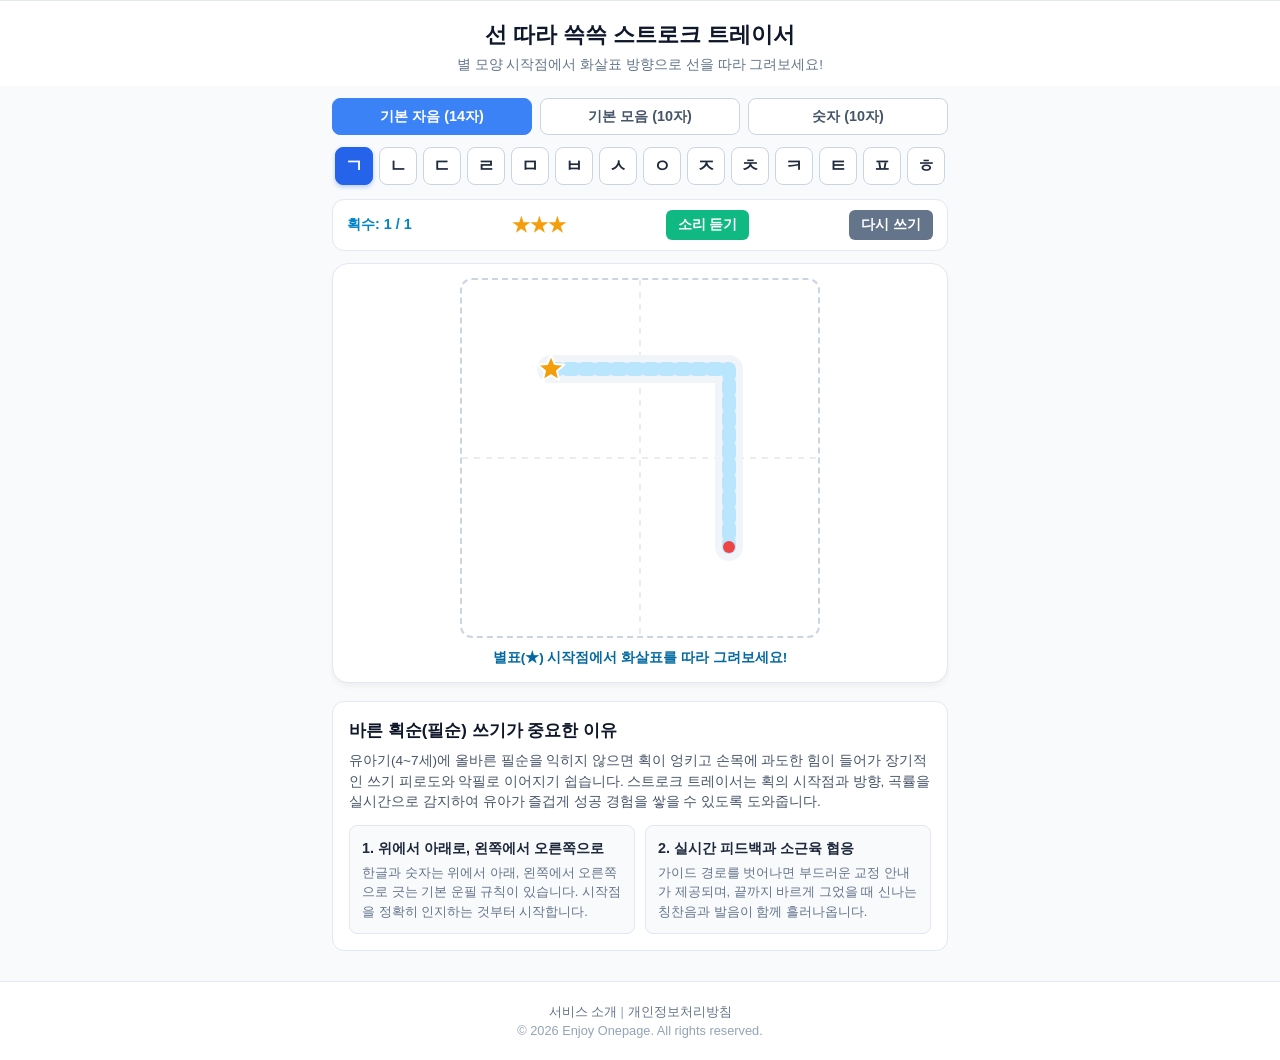
<file: index.html>
<!DOCTYPE html>
<html lang="ko">
<head>
  <meta charset="UTF-8">
  <meta name="robots" content="noindex, follow">
  <meta name="viewport" content="width=device-width, initial-scale=1.0">
  <title>선 따라 쓱쓱 스트로크 트레이서 - 한글·숫자 바른 획순 쓰기</title>
  <meta name="description" content="한글 자모와 숫자의 표준 획순을 가이드라인을 따라 직접 쓰며 바른 필순과 소근육 협응력을 기르는 인터랙티브 쓰기 학습 도구입니다.">
  <meta name="site-status" content="published">
  <link rel="canonical" href="https://stroke-tracer.enjoy-onepage.com/">
  <link rel="manifest" href="manifest.json">
  <link rel="stylesheet" href="style.css">
  <script async src="https://pagead2.googlesyndication.com/pagead/js/adsbygoogle.js?client=ca-pub-1644781424103135" crossorigin="anonymous"></script>
</head>
<body>
  <aside class="ad-top-wrapper" aria-label="광고 영역">
    <div class="ad-top-box">
      <ins class="adsbygoogle"
           style="display:block; max-height:90px;"
           data-ad-client="ca-pub-1644781424103135"
           data-ad-slot="3824727725"
           data-ad-format="horizontal"
           data-full-width-responsive="false"></ins>
      <script>(adsbygoogle = window.adsbygoogle || []).push({});</script>
    </div>
  </aside>

  <header class="app-header">
    <h1 class="app-title">선 따라 쓱쓱 스트로크 트레이서</h1>
    <p class="app-desc">별 모양 시작점에서 화살표 방향으로 선을 따라 그려보세요!</p>
  </header>

  <main class="main-container">
    <div class="mode-tabs">
      <button class="mode-btn active" data-category="consonants">기본 자음 (14자)</button>
      <button class="mode-btn" data-category="vowels">기본 모음 (10자)</button>
      <button class="mode-btn" data-category="numbers">숫자 (10자)</button>
    </div>

    <div class="char-picker" id="charPicker">
      <!-- Generated by JS -->
    </div>

    <div class="status-bar">
      <div class="stroke-info">획수: <span id="strokeStep">1</span> / <span id="strokeTotal">1</span></div>
      <div class="star-rating" id="starRating">★★★</div>
      <button class="action-btn" id="listenBtn">소리 듣기</button>
      <button class="action-btn secondary" id="resetBtn">다시 쓰기</button>
    </div>

    <div class="canvas-card">
      <div class="canvas-wrapper">
        <canvas id="traceCanvas" width="360" height="360"></canvas>
      </div>
      <div class="hint-message" id="hintMsg">별표에서 시작해서 선을 따라 그려보세요!</div>
    </div>

    <div class="ad-mid-wrapper">
      <ins class="adsbygoogle"
           style="display:block; text-align:center;"
           data-ad-layout="in-article"
           data-ad-format="fluid"
           data-ad-client="ca-pub-1644781424103135"
           data-ad-slot="1186914926"></ins>
      <script>(adsbygoogle = window.adsbygoogle || []).push({});</script>
    </div>

    <section class="edu-guide">
      <h2>바른 획순(필순) 쓰기가 중요한 이유</h2>
      <p>유아기(4~7세)에 올바른 필순을 익히지 않으면 획이 엉키고 손목에 과도한 힘이 들어가 장기적인 쓰기 피로도와 악필로 이어지기 쉽습니다. 스트로크 트레이서는 획의 시작점과 방향, 곡률을 실시간으로 감지하여 유아가 즐겁게 성공 경험을 쌓을 수 있도록 도와줍니다.</p>
      <div class="guide-cards">
        <div class="guide-card">
          <h3>1. 위에서 아래로, 왼쪽에서 오른쪽으로</h3>
          <p>한글과 숫자는 위에서 아래, 왼쪽에서 오른쪽으로 긋는 기본 운필 규칙이 있습니다. 시작점을 정확히 인지하는 것부터 시작합니다.</p>
        </div>
        <div class="guide-card">
          <h3>2. 실시간 피드백과 소근육 협응</h3>
          <p>가이드 경로를 벗어나면 부드러운 교정 안내가 제공되며, 끝까지 바르게 그었을 때 신나는 칭찬음과 발음이 함께 흘러나옵니다.</p>
        </div>
      </div>
    </section>

    <div class="ad-bottom-wrapper">
      <ins class="adsbygoogle"
           style="display:block"
           data-ad-format="autorelaxed"
           data-ad-client="ca-pub-1644781424103135"
           data-ad-slot="3416334507"></ins>
      <script>(adsbygoogle = window.adsbygoogle || []).push({});</script>
    </div>
  </main>

  <footer class="app-footer">
    <div class="footer-links">
      <a href="about.html">서비스 소개</a> | 
      <a href="privacy.html">개인정보처리방침</a>
    </div>
    <p>&copy; 2026 Enjoy Onepage. All rights reserved.</p>
  </footer>

  <script src="app.js"></script>
</body>
</html>
</file>
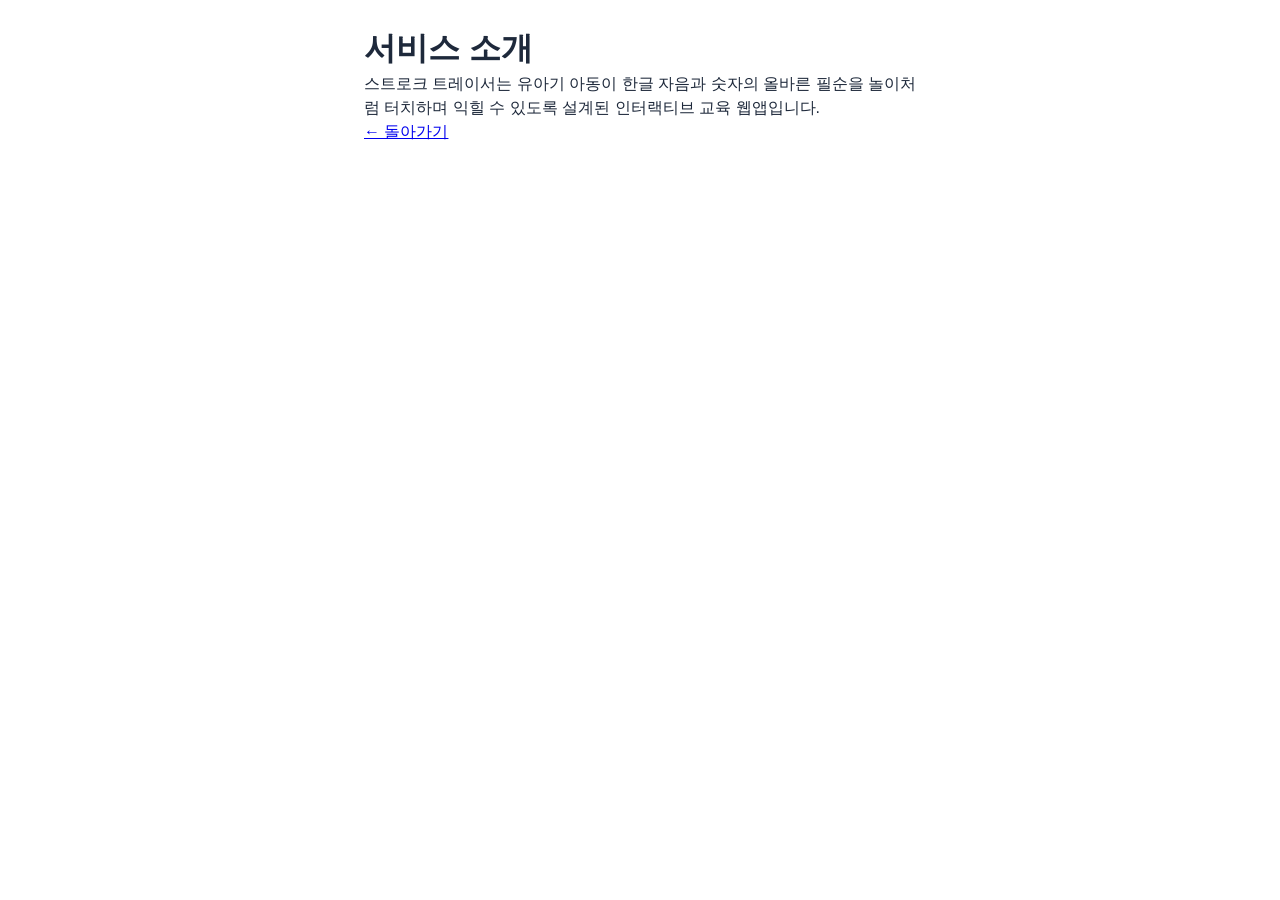
<file: about.html>
<!DOCTYPE html>
<html lang="ko">
<head>
  <meta charset="UTF-8">
  <meta name="robots" content="noindex, follow">
  <meta name="viewport" content="width=device-width, initial-scale=1.0">
  <title>서비스 소개 - 선 따라 쓱쓱 스트로크 트레이서</title>
  <link rel="stylesheet" href="style.css">
</head>
<body style="padding: 24px; max-width: 600px; margin: 0 auto; background: #fff;">
  <h1>서비스 소개</h1>
  <p>스트로크 트레이서는 유아기 아동이 한글 자음과 숫자의 올바른 필순을 놀이처럼 터치하며 익힐 수 있도록 설계된 인터랙티브 교육 웹앱입니다.</p>
  <p><a href="index.html">← 돌아가기</a></p>
</body>
</html>
</file>
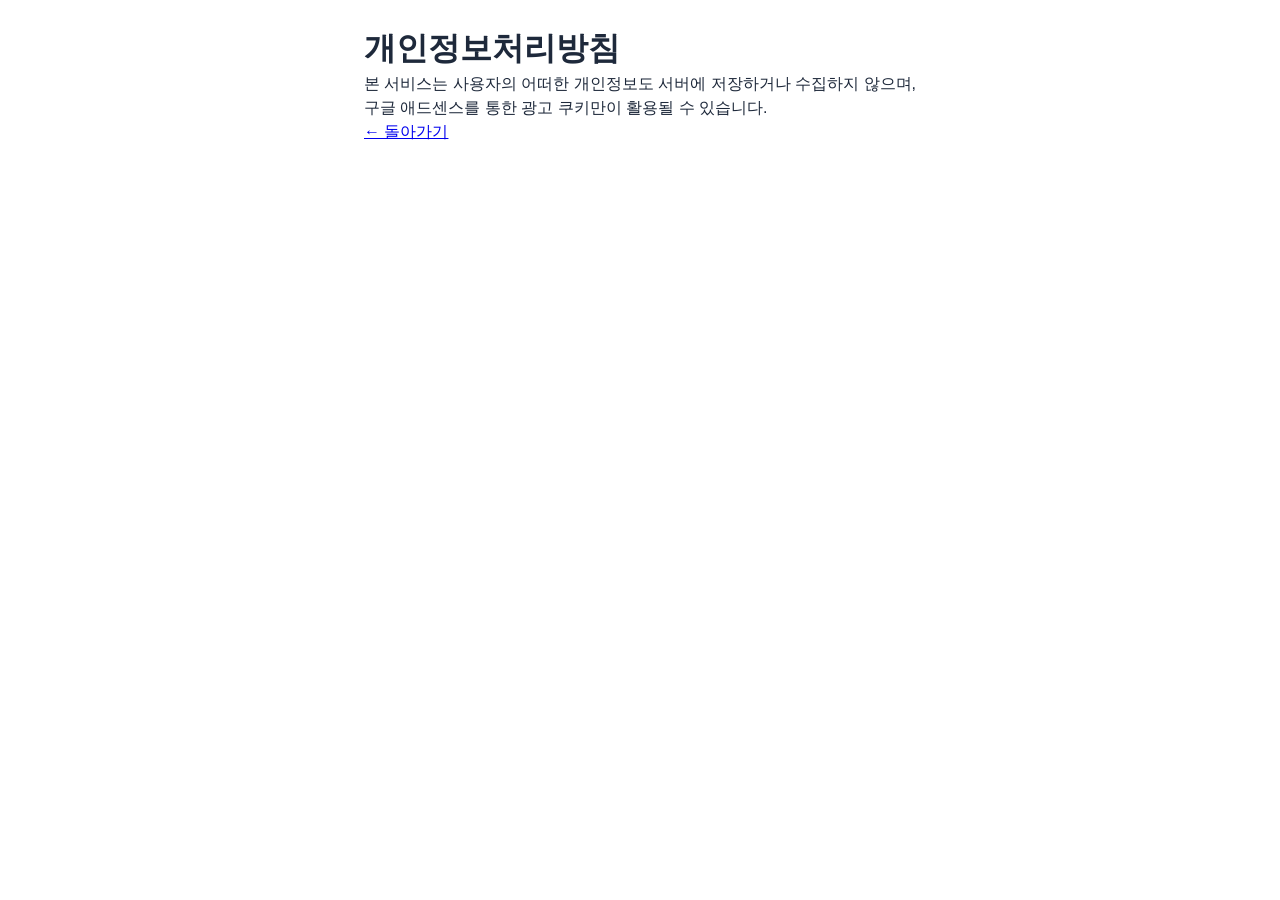
<file: privacy.html>
<!DOCTYPE html>
<html lang="ko">
<head>
  <meta charset="UTF-8">
  <meta name="robots" content="noindex, follow">
  <meta name="viewport" content="width=device-width, initial-scale=1.0">
  <title>개인정보처리방침 - 선 따라 쓱쓱 스트로크 트레이서</title>
  <link rel="stylesheet" href="style.css">
</head>
<body style="padding: 24px; max-width: 600px; margin: 0 auto; background: #fff;">
  <h1>개인정보처리방침</h1>
  <p>본 서비스는 사용자의 어떠한 개인정보도 서버에 저장하거나 수집하지 않으며, 구글 애드센스를 통한 광고 쿠키만이 활용될 수 있습니다.</p>
  <p><a href="index.html">← 돌아가기</a></p>
</body>
</html>
</file>
<file: style.css>
* {
  box-sizing: border-box;
  margin: 0;
  padding: 0;
}

body {
  font-family: -apple-system, BlinkMacSystemFont, "Segoe UI", Roboto, "Noto Sans KR", sans-serif;
  background-color: #f8fafc;
  color: #1e293b;
  line-height: 1.5;
  display: flex;
  flex-direction: column;
  min-height: 100vh;
  overflow-x: hidden;
}

.ad-top-wrapper {
  width: 100%;
  max-height: 90px;
  overflow: hidden;
  display: flex;
  justify-content: center;
  background: #f1f5f9;
  border-bottom: 1px solid #e2e8f0;
}

.ad-top-box {
  width: 100%;
  max-width: 1200px;
  max-height: 90px;
  overflow: hidden;
}

.app-header {
  text-align: center;
  padding: 18px 12px 10px;
  background: #ffffff;
}

.app-title {
  font-size: 1.35rem;
  font-weight: 800;
  color: #0f172a;
  margin-bottom: 4px;
}

.app-desc {
  font-size: 0.85rem;
  color: #64748b;
}

.main-container {
  width: 100%;
  max-width: 640px;
  margin: 0 auto;
  padding: 12px;
  flex: 1;
}

.mode-tabs {
  display: flex;
  gap: 8px;
  margin-bottom: 12px;
}

.mode-btn {
  flex: 1;
  padding: 8px 12px;
  font-size: 0.9rem;
  font-weight: 700;
  border: 1px solid #cbd5e1;
  background: #ffffff;
  border-radius: 8px;
  cursor: pointer;
  color: #475569;
}

.mode-btn.active {
  background: #3b82f6;
  border-color: #3b82f6;
  color: #ffffff;
}

.char-picker {
  display: flex;
  flex-wrap: wrap;
  gap: 6px;
  margin-bottom: 14px;
  justify-content: center;
}

.char-btn {
  width: 38px;
  height: 38px;
  font-size: 1.1rem;
  font-weight: 700;
  background: #ffffff;
  border: 1px solid #cbd5e1;
  border-radius: 8px;
  cursor: pointer;
  display: flex;
  align-items: center;
  justify-content: center;
  color: #1e293b;
  transition: all 0.15s;
}

.char-btn.active {
  background: #2563eb;
  color: #ffffff;
  border-color: #2563eb;
  box-shadow: 0 2px 4px rgba(37,99,235,0.3);
}

.status-bar {
  display: flex;
  align-items: center;
  justify-content: space-between;
  background: #ffffff;
  padding: 10px 14px;
  border-radius: 12px;
  border: 1px solid #e2e8f0;
  margin-bottom: 12px;
  gap: 8px;
  flex-wrap: wrap;
}

.stroke-info {
  font-size: 0.9rem;
  font-weight: 700;
  color: #0284c7;
}

.star-rating {
  font-size: 1.1rem;
  color: #f59e0b;
  font-weight: 700;
}

.action-btn {
  padding: 6px 12px;
  font-size: 0.85rem;
  font-weight: 700;
  background: #10b981;
  color: #ffffff;
  border: none;
  border-radius: 6px;
  cursor: pointer;
}

.action-btn.secondary {
  background: #64748b;
}

.canvas-card {
  background: #ffffff;
  border: 1px solid #e2e8f0;
  border-radius: 16px;
  padding: 14px;
  display: flex;
  flex-direction: column;
  align-items: center;
  margin-bottom: 18px;
  box-shadow: 0 4px 6px -1px rgba(0,0,0,0.05);
}

.canvas-wrapper {
  width: 100%;
  max-width: 360px;
  aspect-ratio: 1 / 1;
  background: #ffffff;
  border: 2px dashed #cbd5e1;
  border-radius: 12px;
  position: relative;
  touch-action: none;
}

#traceCanvas {
  width: 100%;
  height: 100%;
  display: block;
  border-radius: 10px;
}

.hint-message {
  margin-top: 10px;
  font-size: 0.85rem;
  font-weight: 600;
  color: #0369a1;
  text-align: center;
}

.ad-mid-wrapper, .ad-bottom-wrapper {
  margin: 18px 0;
  width: 100%;
  text-align: center;
}

.edu-guide {
  background: #ffffff;
  border: 1px solid #e2e8f0;
  border-radius: 12px;
  padding: 16px;
  margin-bottom: 16px;
}

.edu-guide h2 {
  font-size: 1.05rem;
  color: #0f172a;
  margin-bottom: 8px;
}

.edu-guide p {
  font-size: 0.85rem;
  color: #475569;
  margin-bottom: 12px;
}

.guide-cards {
  display: grid;
  grid-template-columns: 1fr;
  gap: 10px;
}

@media (min-width: 600px) {
  .guide-cards {
    grid-template-columns: 1fr 1fr;
  }
}

.guide-card {
  background: #f8fafc;
  padding: 12px;
  border-radius: 8px;
  border: 1px solid #e2e8f0;
}

.guide-card h3 {
  font-size: 0.9rem;
  color: #1e293b;
  margin-bottom: 4px;
}

.guide-card p {
  font-size: 0.8rem;
  color: #64748b;
  margin-bottom: 0;
}

.app-footer {
  text-align: center;
  padding: 20px 10px;
  font-size: 0.8rem;
  color: #94a3b8;
  border-top: 1px solid #e2e8f0;
  background: #ffffff;
}

.footer-links a {
  color: #64748b;
  text-decoration: none;
}
</file>
